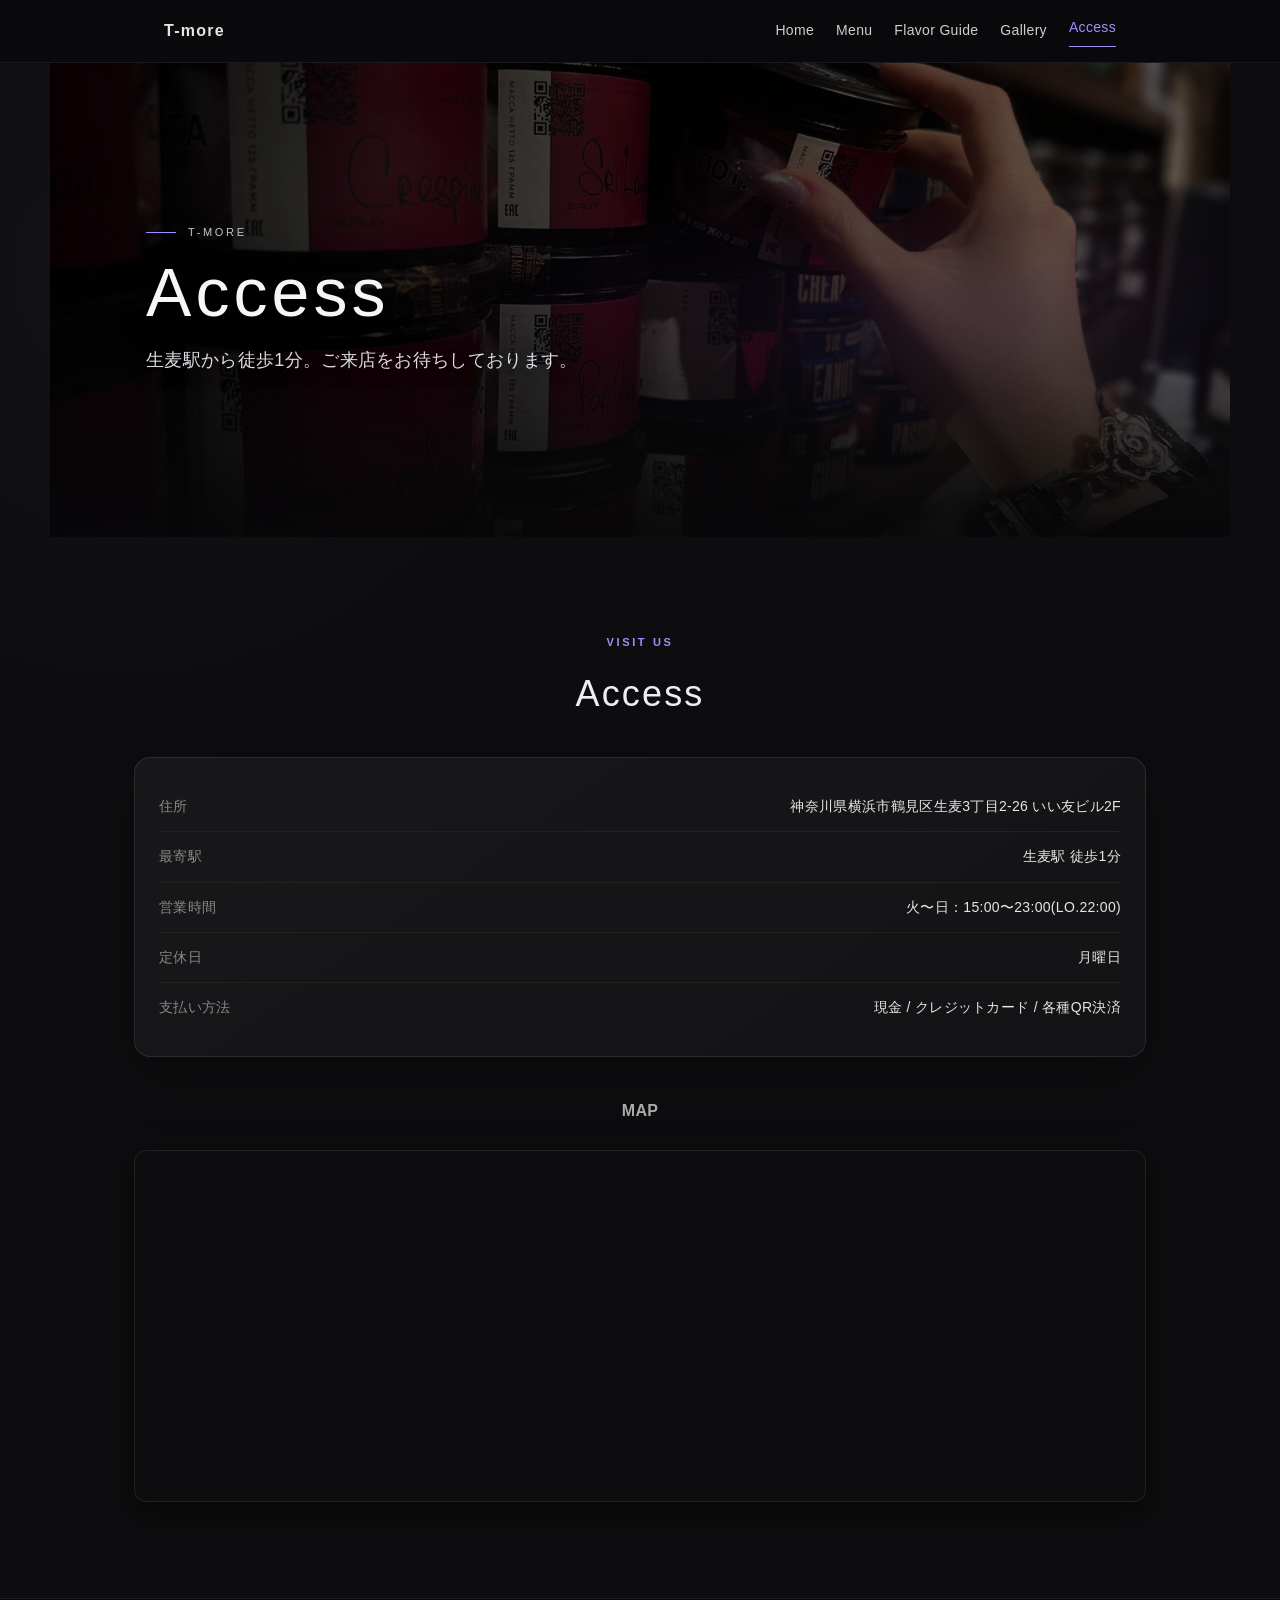
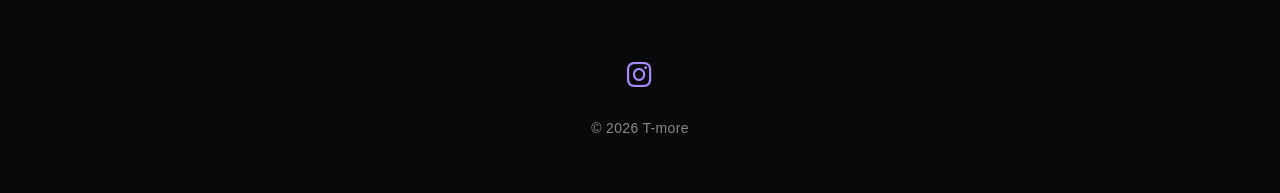
<file: access.html>
<!DOCTYPE html>
<html lang="ja">
<head>
    <meta charset="UTF-8">
    <meta name="viewport" content="width=device-width, initial-scale=1.0">
    <title>Access | T-more</title>
    <link rel="icon" type="image/png" href="images/favicon.png">
    <link rel="stylesheet" href="css/style.css?v=8">
    <link rel="stylesheet" href="https://cdnjs.cloudflare.com/ajax/libs/font-awesome/6.5.0/css/all.min.css">
</head>
<body>

    <header class="site-header">
        <div class="header-inner">
            <a class="logo" href="index.html">T-more</a>

            <button class="hamburger" id="hamburger" type="button" aria-label="メニューを開く" aria-controls="nav" aria-expanded="false">
                <span></span>
                <span></span>
                <span></span>
            </button>

            <nav class="nav" id="nav">
                <a href="index.html">Home</a>
                <a href="menu.html">Menu</a>
                <a href="flavor.html">Flavor Guide</a>
                <a href="gallery.html">Gallery</a>
                <a href="access.html" class="active" aria-current="page">Access</a>
            </nav>
        </div>
    </header>

    <section class="hero hero-access fade-in">
        <div class="hero-content">
            <p class="hero-eyebrow">T-more</p>
            <h1>Access</h1>
            <p class="hero-lead">生麦駅から徒歩1分。ご来店をお待ちしております。</p>
        </div>
    </section>

    <section class="access fade-in">
        <p class="section-kicker">Visit us</p>
        <h2>Access</h2>

        <div class="access-card">
            <div class="access-row">
                <span class="label">住所</span>
                <span class="value">神奈川県横浜市鶴見区生麦3丁目2-26 いい友ビル2F</span>
            </div>

            <div class="access-row">
                <span class="label">最寄駅</span>
                <span class="value">生麦駅 徒歩1分</span>
            </div>

            <div class="access-row">
                <span class="label">営業時間</span>
                <span class="value">
                    火〜日：15:00〜23:00(LO.22:00)<br>
                </span>
            </div>

            <div class="access-row">
                <span class="label">定休日</span>
                <span class="value">月曜日</span>
            </div>

            <div class="access-row">
                <span class="label">支払い方法</span>
                <span class="value">現金 / クレジットカード / 各種QR決済</span>
            </div>
        </div>

        <!-- Map -->
        <h3 class="map-title">MAP </h3>
            <div class="map">
                <iframe 
                    src="https://www.google.com/maps/embed?pb=!1m18!1m12!1m3!1d3248.3801083059047!2d139.66454737594!3d35.49487824018814!2m3!1f0!2f0!3f0!3m2!1i1024!2i768!4f13.1!3m3!1m2!1s0x60185df179eb6653%3A0x1316d6be0077395b!2sT-more!5e0!3m2!1sja!2sjp!4v1774954200056!5m2!1sja!2sjp" 
                    style="border:0;" 
                    allowfullscreen="" 
                    loading="lazy" 
                    referrerpolicy="no-referrer-when-downgrade">                
                </iframe>
            </div>
    </section>

    <footer>
        <div class="footer-inner">
            <a href="https://www.instagram.com/shisha.tmore/"
                target="_blank"
                rel="noopener noreferrer"
                class="sns-icon">
                <i class="fa-brands fa-instagram"></i>
            </a>
            <p>&copy; 2026 T-more</p>
        </div>
    </footer>

    <script src="js/script.js?v=7"></script>

</body>
</html>
</file>
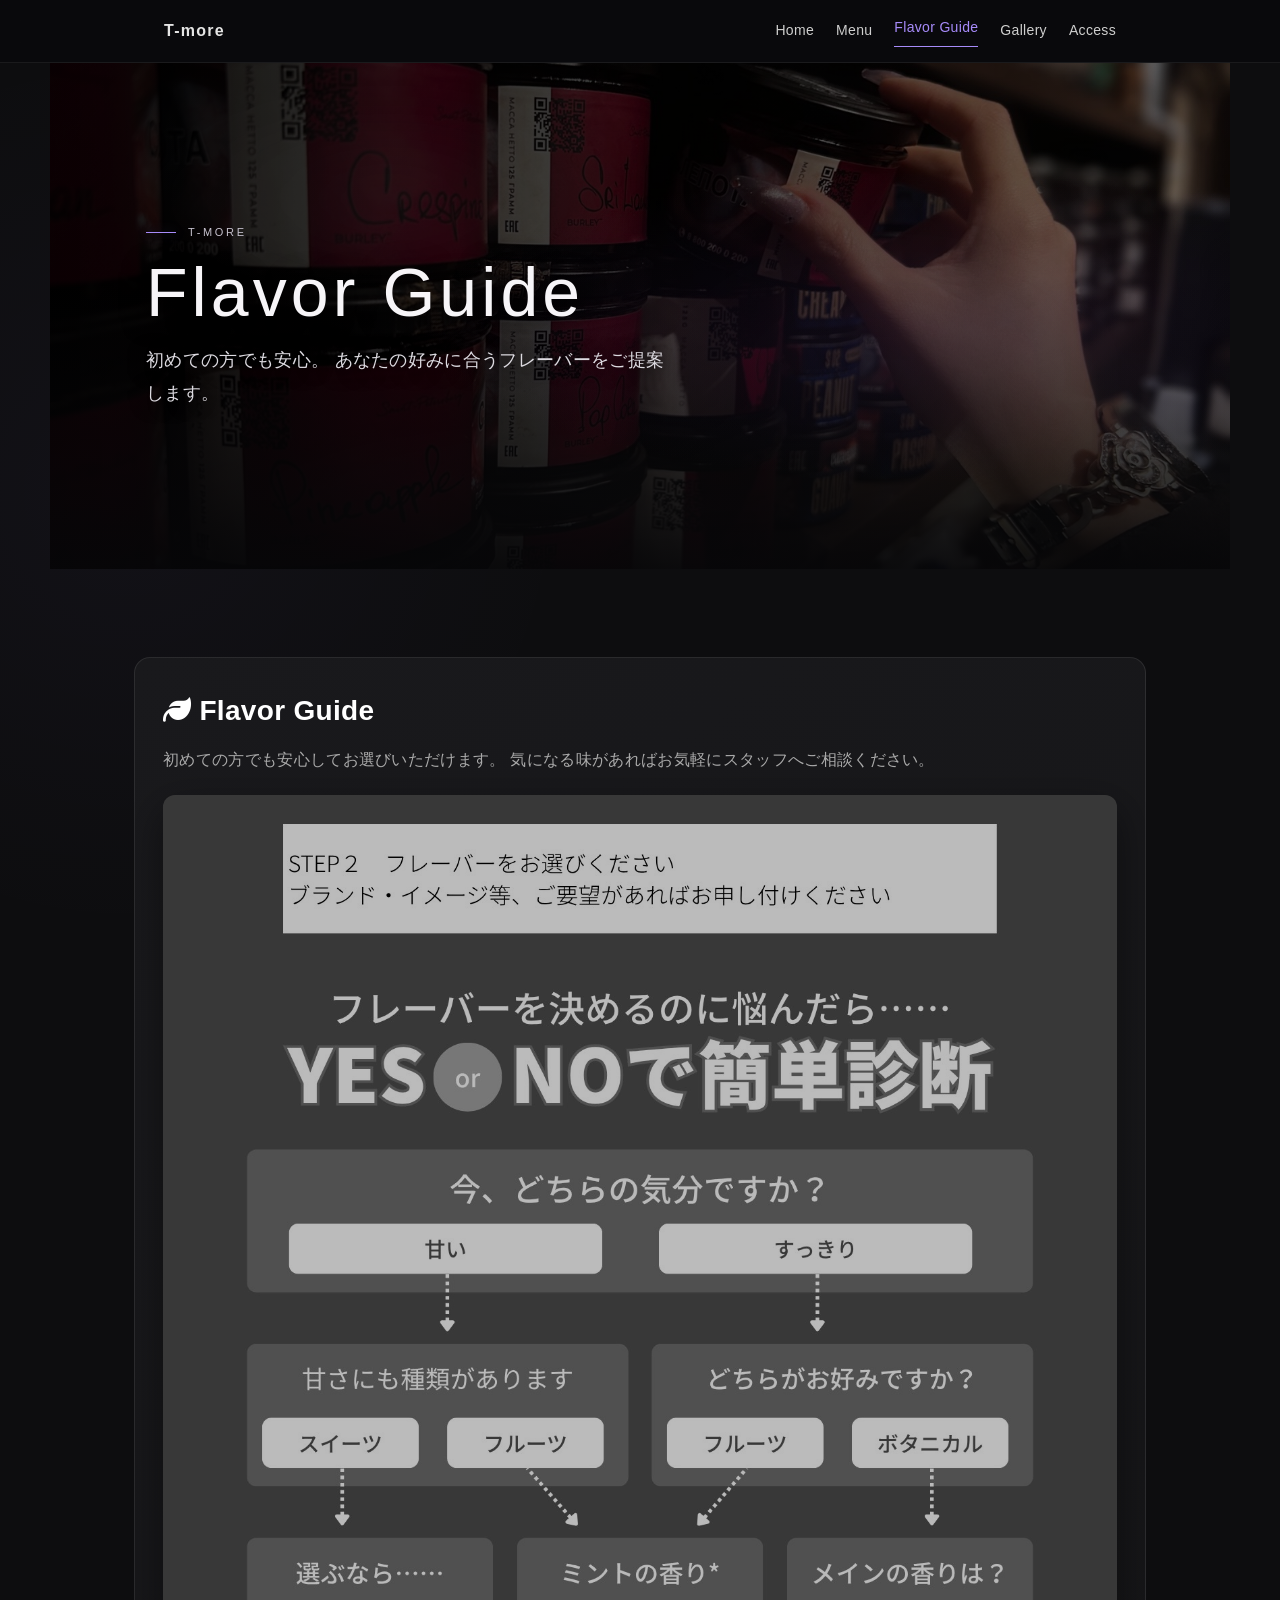
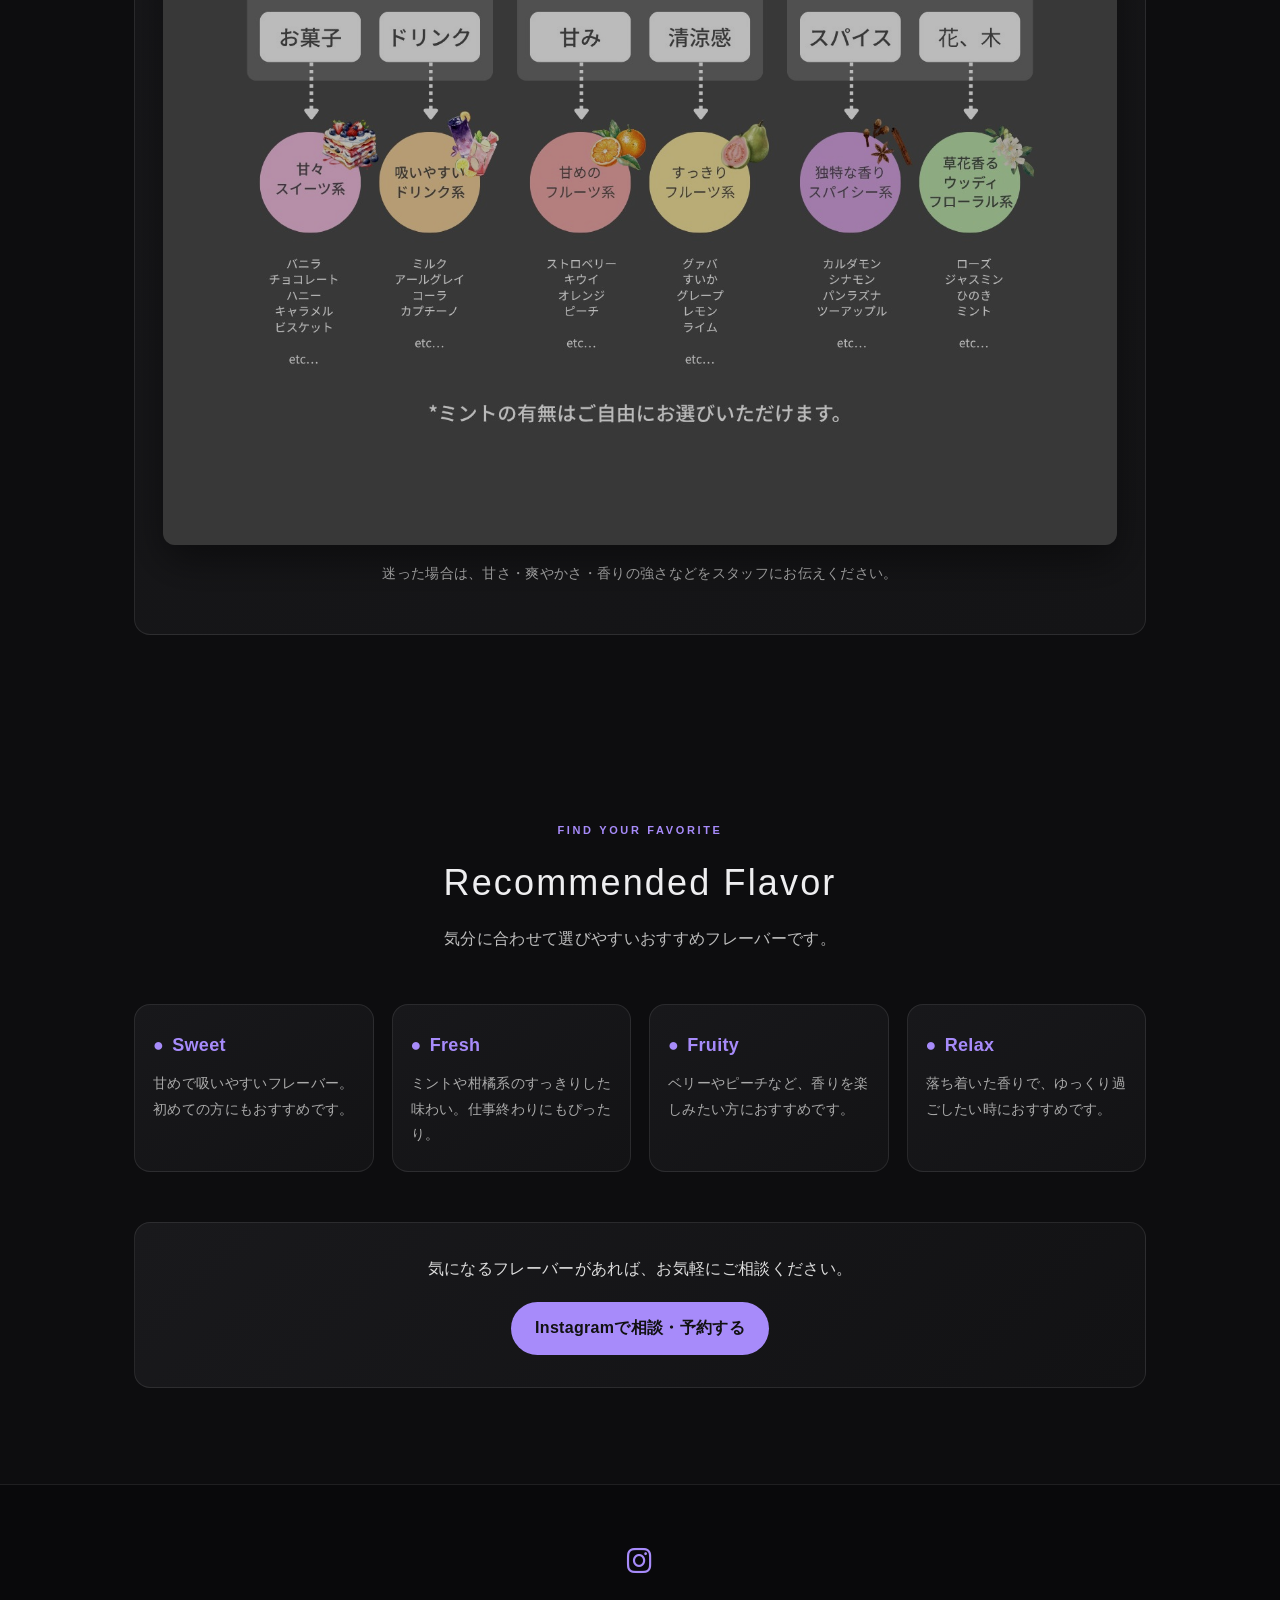
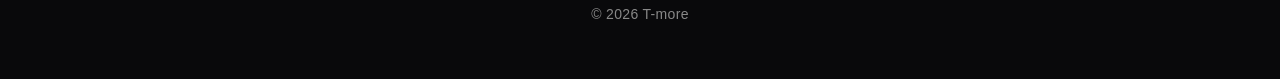
<file: flavor.html>
<!DOCTYPE html>
<html lang="ja">
<head>
    <meta charset="UTF-8">
    <meta name="viewport" content="width=device-width, initial-scale=1.0">
    <title>Flavor Guide | T-more</title>
    <link rel="icon" type="image/png" href="images/favicon.png">

    <link rel="stylesheet" href="css/style.css?v=8">

    <link rel="stylesheet" href="https://cdnjs.cloudflare.com/ajax/libs/font-awesome/6.5.0/css/all.min.css">
</head>

<body>

    <header class="site-header">
        <div class="header-inner">

            <a class="logo" href="index.html">T-more</a>

            <button class="hamburger" id="hamburger" type="button" aria-label="メニューを開く" aria-controls="nav" aria-expanded="false">
                <span></span>
                <span></span>
                <span></span>
            </button>

            <nav class="nav" id="nav">
                <a href="index.html">Home</a>
                <a href="menu.html">Menu</a>
                <a href="flavor.html" class="active" aria-current="page">Flavor Guide</a>
                <a href="gallery.html">Gallery</a>
                <a href="access.html">Access</a>
            </nav>

        </div>
    </header>

    <section class="hero hero-flavor fade-in">

        <div class="hero-content">

            <p class="hero-eyebrow">
                T-more
            </p>

            <h1>Flavor Guide</h1>

            <p class="hero-lead">
                初めての方でも安心。
                あなたの好みに合うフレーバーをご提案します。
            </p>

        </div>

    </section>

    <section class="menu fade-in">

        <div class="menu-section">

            <h3>
                <i class="fa-solid fa-leaf"></i>
                Flavor Guide
            </h3>

            <p>
                初めての方でも安心してお選びいただけます。
                気になる味があればお気軽にスタッフへご相談ください。
            </p>

            <img src="images/menu-flavor.jpg" alt="フレーバーガイド" loading="lazy">

            <p class="flavor-note">
            迷った場合は、甘さ・爽やかさ・香りの強さなどをスタッフにお伝えください。
            </p>
        </div>

    </section>

    <section class="flavor-recommend fade-in">
        <p class="section-kicker">Find your favorite</p>
        <h2>Recommended Flavor</h2>
        <p class="menu-description">
            気分に合わせて選びやすいおすすめフレーバーです。
        </p>

        <div class="flavor-grid">
            <article class="flavor-card">
            <h3>Sweet</h3>
            <p>甘めで吸いやすいフレーバー。初めての方にもおすすめです。</p>
            </article>

            <article class="flavor-card">
            <h3>Fresh</h3>
            <p>ミントや柑橘系のすっきりした味わい。仕事終わりにもぴったり。</p>
            </article>

            <article class="flavor-card">
            <h3>Fruity</h3>
            <p>ベリーやピーチなど、香りを楽しみたい方におすすめです。</p>
            </article>

            <article class="flavor-card">
            <h3>Relax</h3>
            <p>落ち着いた香りで、ゆっくり過ごしたい時におすすめです。</p>
            </article>
        </div>

        <div class="flavor-cta">
            <p>気になるフレーバーがあれば、お気軽にご相談ください。</p>
            <a href="https://www.instagram.com/shisha.tmore/"
                target="_blank"
                rel="noopener noreferrer">
                Instagramで相談・予約する
            </a>
        </div>
    </section>

    <footer>
        <div class="footer-inner">
            <a href="https://www.instagram.com/shisha.tmore/"
            target="_blank"
            rel="noopener noreferrer"
            class="sns-icon">
                <i class="fa-brands fa-instagram"></i>
            </a>

            <p>&copy; 2026 T-more</p>
        </div>
    </footer>

    <script src="js/script.js?v=7"></script>

</body>
</html>
</file>
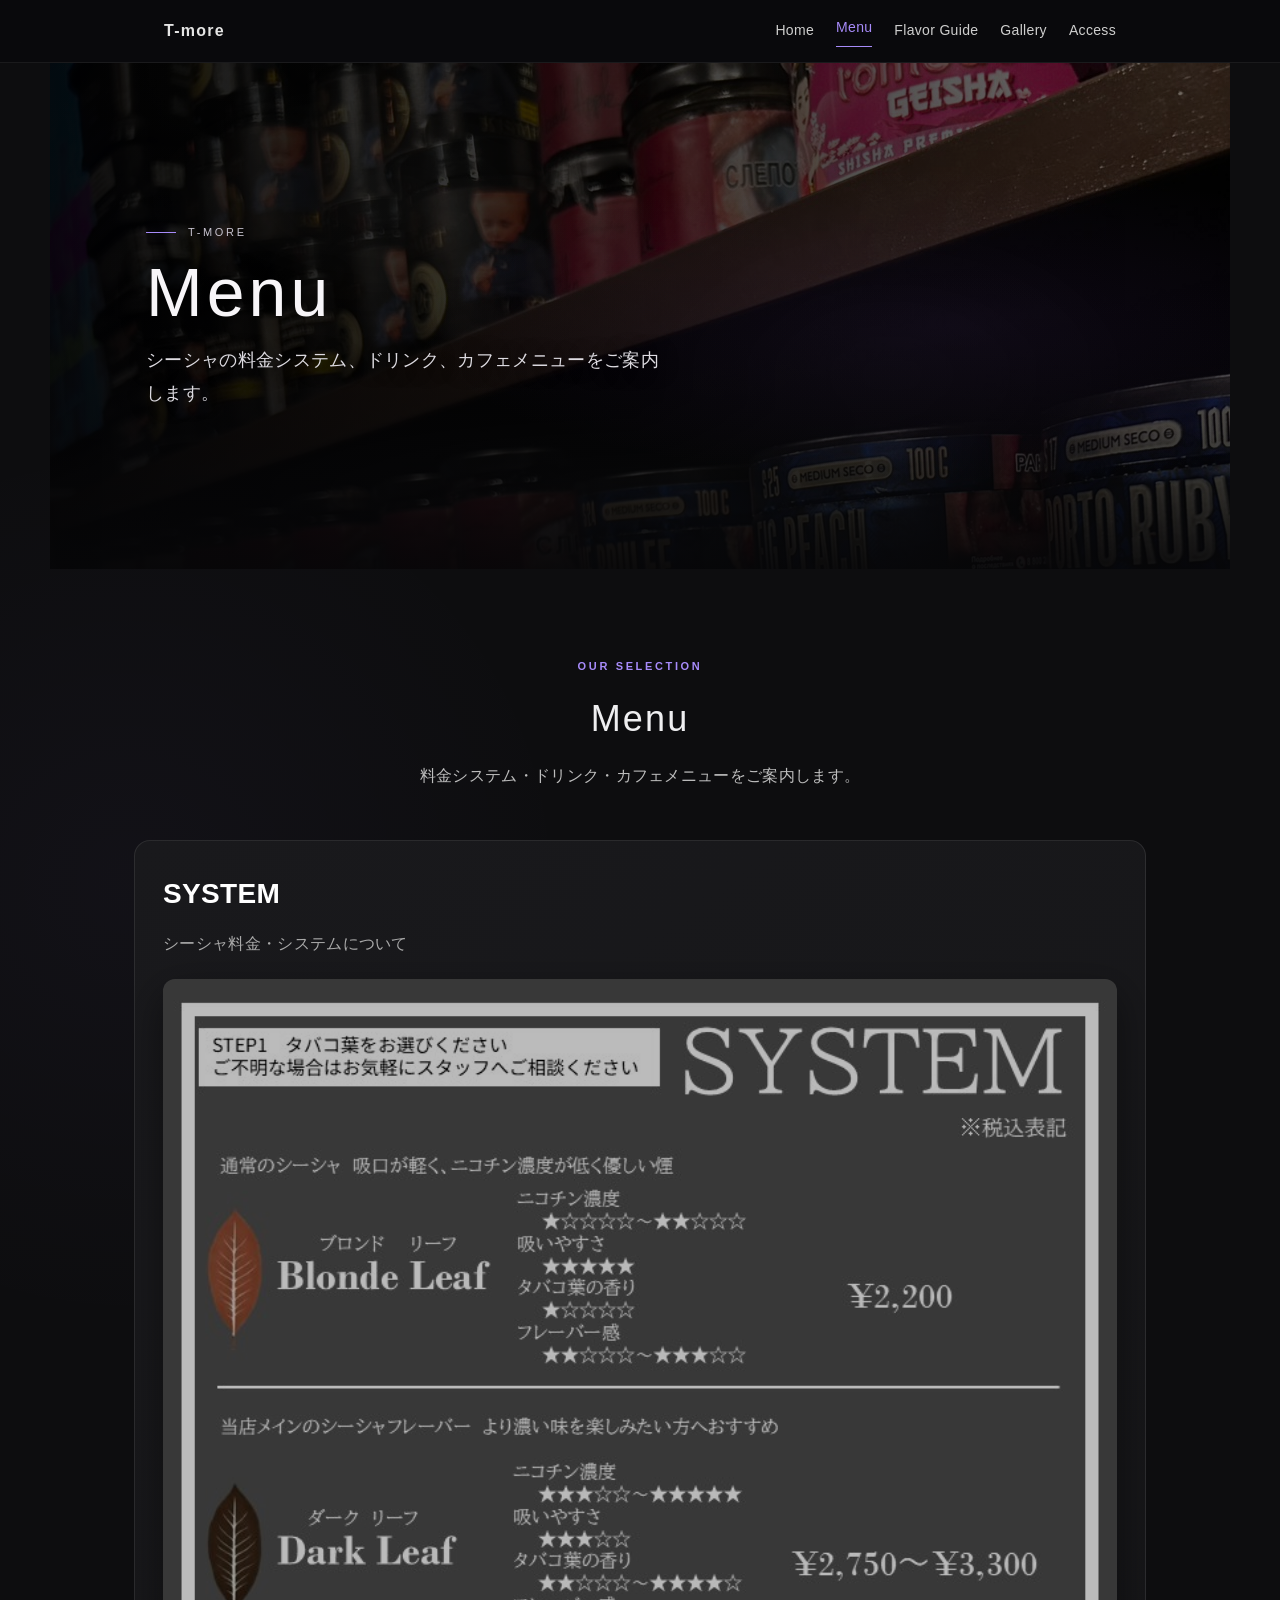
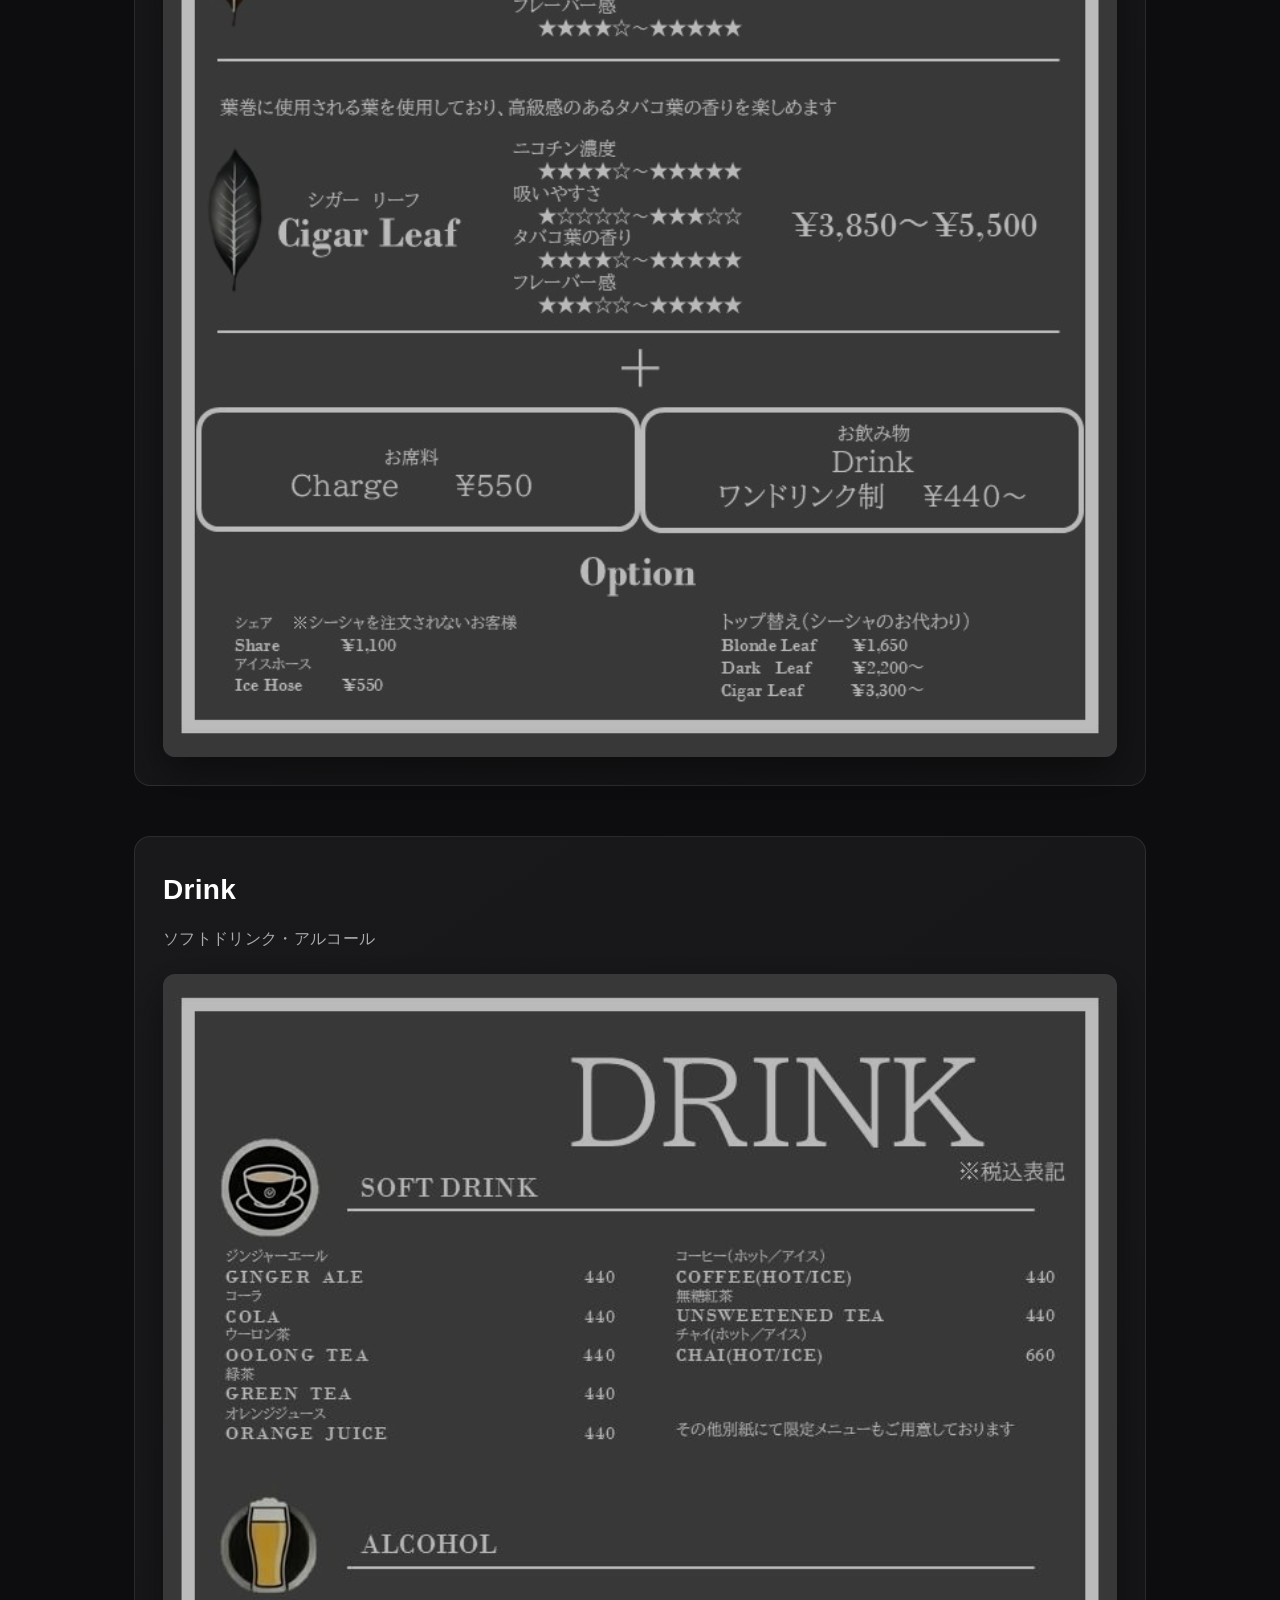
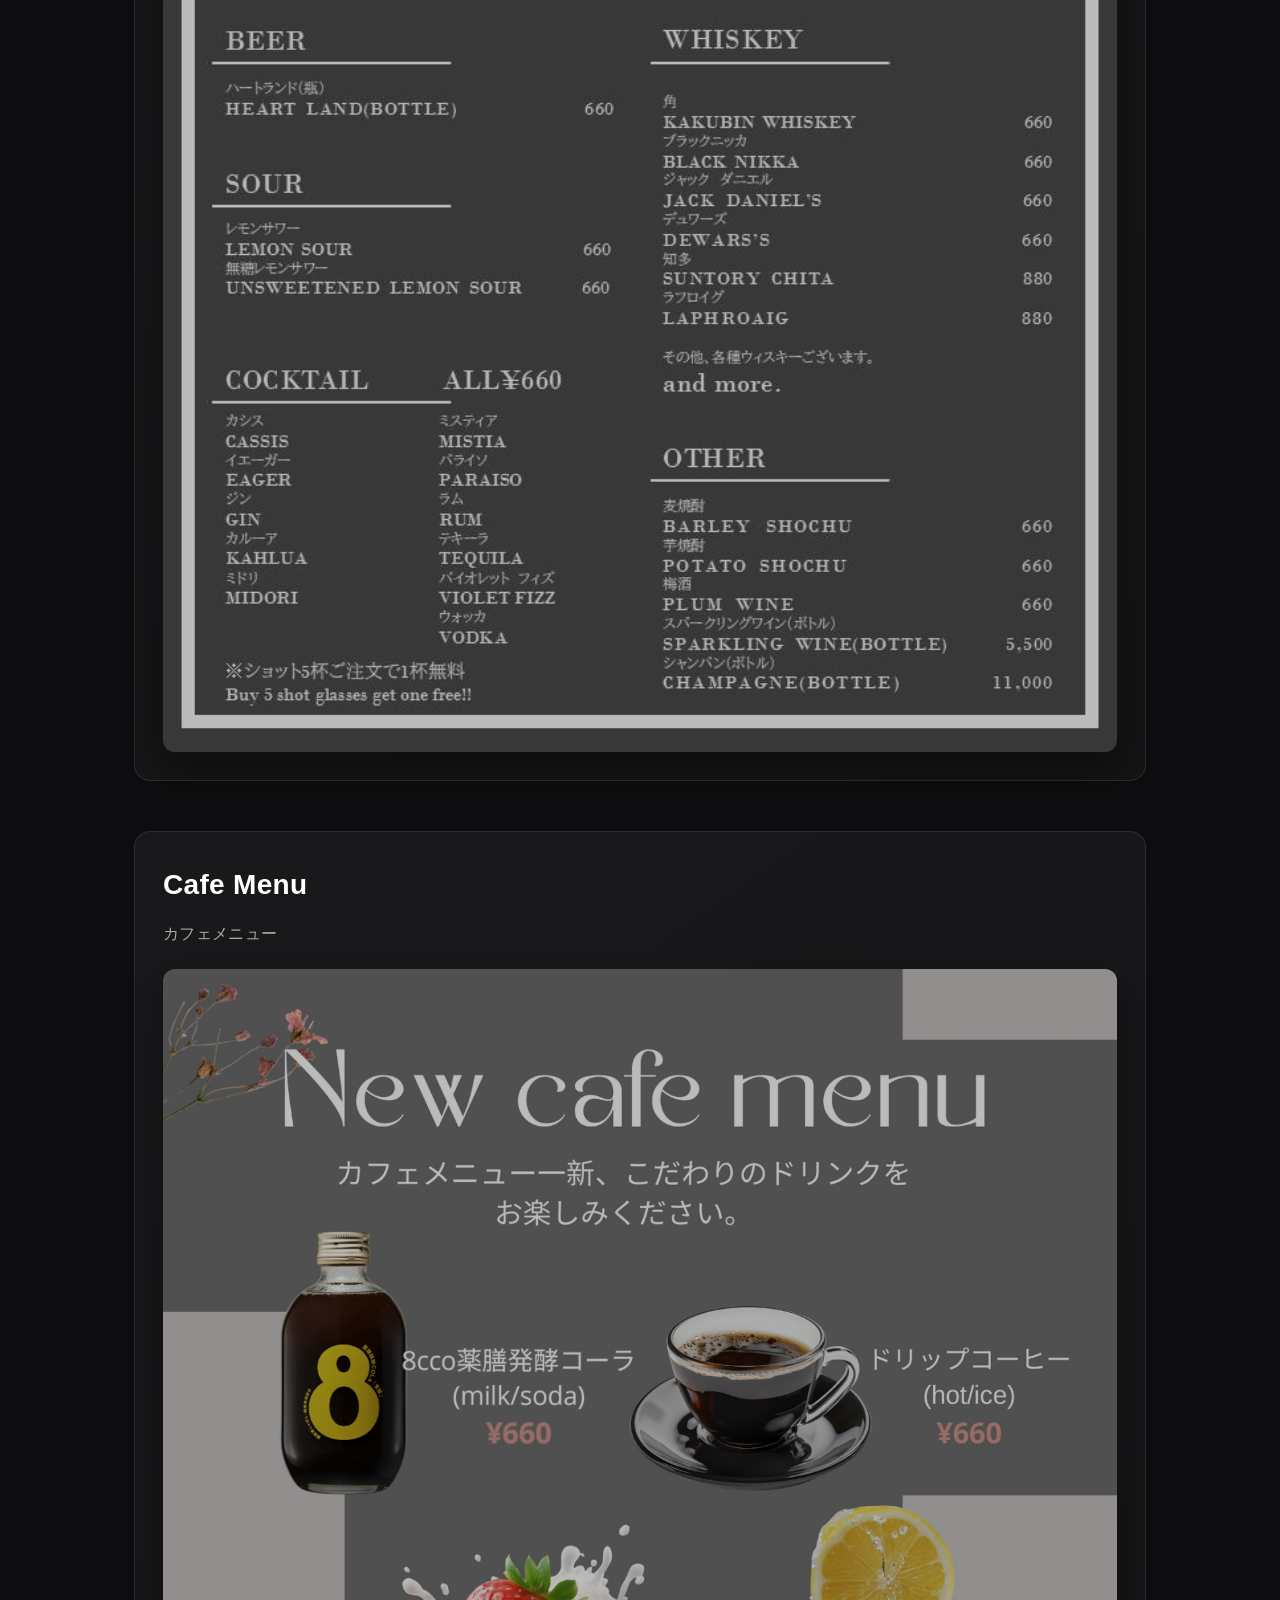
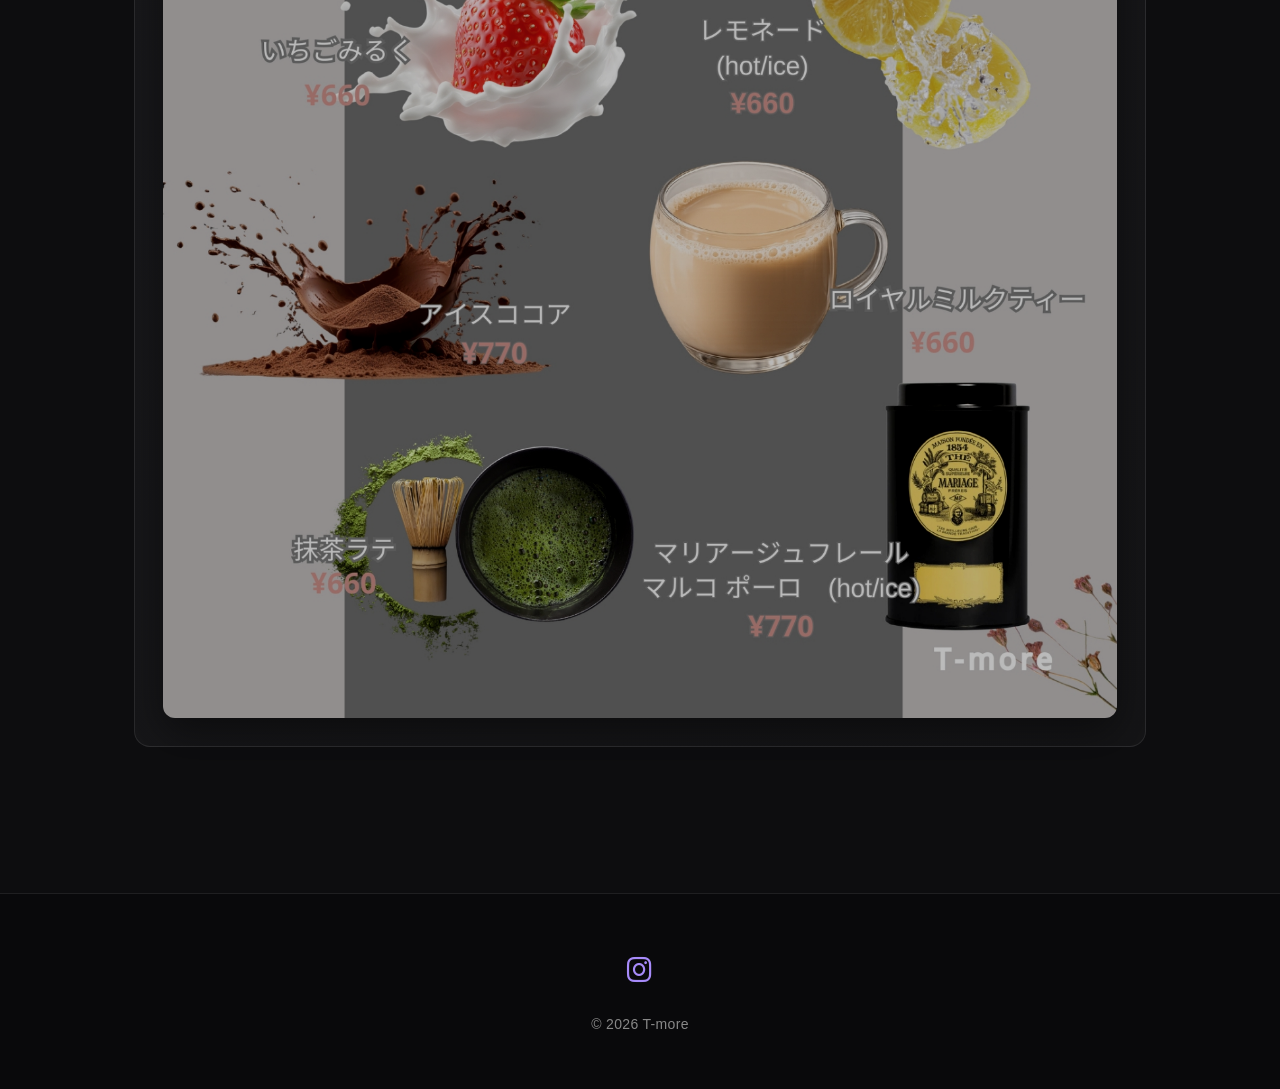
<file: menu.html>
<!DOCTYPE html>
<html lang="ja">
<head>
    <meta charset="UTF-8">
    <meta name="viewport" content="width=device-width, initial-scale=1.0">
    <title>Menu | T-more</title>
    <link rel="icon" type="image/png" href="images/favicon.png">
    <link rel="stylesheet" href="css/style.css?v=8">
    <link rel="stylesheet" href="https://cdnjs.cloudflare.com/ajax/libs/font-awesome/6.5.0/css/all.min.css">
</head>
<body>

    <header class="site-header">
        <div class="header-inner">
            <a class="logo" href="index.html">T-more</a>

            <button class="hamburger" id="hamburger" type="button" aria-label="メニューを開く" aria-controls="nav" aria-expanded="false">
                <span></span>
                <span></span>
                <span></span>
            </button>

            <nav class="nav" id="nav">
                <a href="index.html">Home</a>
                <a href="menu.html" class="active" aria-current="page">Menu</a>
                <a href="flavor.html">Flavor Guide</a>
                <a href="gallery.html">Gallery</a>
                <a href="access.html">Access</a>
            </nav>
        </div>
    </header>

    <section class="hero hero-menu fade-in">
        <div class="hero-content">
            <p class="hero-eyebrow">T-more</p>

            <h1>Menu</h1>

            <p class="hero-lead">
                シーシャの料金システム、ドリンク、カフェメニューをご案内します。
            </p>
        </div>
    </section>

    <section class="menu fade-in">

        <p class="section-kicker">Our selection</p>
        <h2>Menu</h2>
        <p class="menu-description">
            料金システム・ドリンク・カフェメニューをご案内します。
        </p>

        <div class="menu-section">

            <h3>SYSTEM</h3>
            <p>シーシャ料金・システムについて</p>

            <img src="images/menu-system.jpg" alt="シーシャ料金システム" loading="lazy">

        </div>

        <div class="menu-section">

            <h3>Drink</h3>
            <p>ソフトドリンク・アルコール</p>

            <img src="images/menu-drink.jpg" alt="ドリンクメニュー" loading="lazy">

        </div>

        <div class="menu-section">

            <h3>Cafe Menu</h3>
            <p>カフェメニュー</p>

            <img src="images/menu-cafe.jpg" alt="カフェメニュー" loading="lazy">

        </div>

    </section>

    <footer>
        <div class="footer-inner">
            <a href="https://www.instagram.com/shisha.tmore/"
            target="_blank"
            rel="noopener noreferrer"
            class="sns-icon">
                <i class="fa-brands fa-instagram"></i>
            </a>

            <p>&copy; 2026 T-more</p>
        </div>
    </footer>

    <script src="js/script.js?v=7"></script>
</body>
</html>
</file>
<file: css/style.css>
/* ===== Base ===== */
* {
    margin: 0;
    padding: 0;
    box-sizing: border-box;
}

:root {
    --color-bg: #0d0d0f;
    --color-surface: #17171a;
    --color-surface-soft: #131316;
    --color-line: rgba(255, 255, 255, 0.09);
    --color-text: #eeeef0;
    --color-muted: #a4a2aa;
    --color-accent: #a78bfa;
}

body {
    font-family: "Helvetica Neue", "Hiragino Kaku Gothic ProN", "Yu Gothic", Arial, sans-serif;
    background:
        radial-gradient(circle at 10% 15%, rgba(167, 139, 250, 0.035), transparent 28rem),
        var(--color-bg);
    color: var(--color-text);
    line-height: 1.8;
    letter-spacing: 0.02em;
    overflow-x: hidden;
}

button,
a {
    -webkit-tap-highlight-color: transparent;
}

button:focus-visible,
a:focus-visible {
    outline: 2px solid #a78bfa;
    outline-offset: 4px;
}

html,
body {
    width: 100%;
    overflow-x: hidden;
}

h1, h2 {
    font-weight: 500;
    letter-spacing: 0.06em;
}

section {
    padding: 96px 24px;
    max-width: 1060px;
    margin: 0 auto;
}

section > h2 {
    text-align: center;
    font-size: clamp(28px, 4vw, 36px);
}

.section-lead {
    max-width: 640px;
    margin: 14px auto 0;
    color: var(--color-muted);
    text-align: center;
}

.section-kicker {
    margin-bottom: 10px;
    color: var(--color-accent);
    font-size: 11px;
    font-weight: 600;
    letter-spacing: 0.24em;
    text-transform: uppercase;
}

/* ===== Hero ===== */

.hero{
    min-height: clamp(560px, 75vh, 760px);
    display: flex;
    align-items: center;
    justify-content: center;
    max-width: 1180px;
    padding: 160px 32px;
    background:
        linear-gradient(90deg, rgba(0,0,0,0.9) 0%, rgba(0,0,0,0.58) 48%, rgba(0,0,0,0.34) 100%),
        url("../images/hero.jpg");
    background-size: cover;
    background-position: center;
    position: relative;
    overflow: hidden;
    box-shadow: inset 0 -100px 100px -90px rgba(0, 0, 0, 0.92);
}

.hero::before{
    content: "";
    position: absolute;
    inset: -40px;
    background:
        radial-gradient(closest-side at 30% 30%, rgba(255,255,255,0.06), rgba(0,0,0,0) 70%),
        radial-gradient(closest-side at 70% 60%, rgba(255,255,255,0.04), rgba(0,0,0,0) 72%),
        radial-gradient(closest-side at 50% 80%, rgba(255,255,255,0.03), rgba(0,0,0,0) 75%);
    filter: blur(18px);
    opacity: 0.7;
    pointer-events: none;
}

.hero::after {
    content: "";
    position: absolute;
    inset: 0;
    background:
        radial-gradient(ellipse at 76% 52%, rgba(91, 52, 142, 0.13), transparent 42%),
        linear-gradient(180deg, rgba(0,0,0,0.18) 42%, rgba(7,7,9,0.84) 100%);
    pointer-events: none;
}

.hero-content{
    position: relative;
    z-index: 2;
    width: min(1000px, 100%);
    text-align: left; /* バーは左寄せが締まる */
    padding: 0 6px;
}

.hero-eyebrow{
    display: flex;
    align-items: center;
    gap: 12px;
    color: #c6c2ce;
    letter-spacing: 0.24em;
    font-size: 11px;
    text-transform: uppercase;
    margin-bottom: 14px;
}

.hero-eyebrow::before {
    content: "";
    width: 30px;
    height: 1px;
    background: var(--color-accent);
    box-shadow: 0 0 12px rgba(167, 139, 250, 0.35);
}

.hero-content h1{
    font-size: clamp(46px, 6vw, 68px);
    line-height: 1.05;
    margin-bottom: 16px;
    letter-spacing: 0.06em;
    color: #f7f5f8;
    text-shadow: 0 3px 28px rgba(0, 0, 0, 0.92);
}

.hero-lead{
    max-width: 520px;
    font-size: 18px;
    color: #dddbe1;
    text-shadow: 0 2px 20px rgba(0, 0, 0, 0.96);
}

.hero-menu {
    background:
        linear-gradient(90deg, rgba(0,0,0,.92), rgba(0,0,0,.46)),
        url("../images/shisha.jpg");
}

.hero-menu,
.hero-flavor,
.hero-gallery,
.hero-access {
    min-height: clamp(400px, 52vh, 580px);
}

.hero-gallery {
    background:
        linear-gradient(90deg, rgba(0,0,0,.93), rgba(0,0,0,.48)),
        url("../images/counter.jpg");
    background-size: cover;
    background-position: center;
}

.hero-access {
    background:
        linear-gradient(90deg, rgba(0,0,0,.93), rgba(0,0,0,.48)),
        url("../images/hero.jpg");
    background-size: cover;
    background-position: center;
}

.price-badge{
    display: inline-block;
    margin-top: 22px;
    padding: 10px 14px;
    border: 1px solid rgba(167,139,250,0.35);
    background: rgba(0,0,0,0.35);
    border-radius: 10px;
    color: #eaeaea;
    letter-spacing: 0.5px;

  /* ネオンっぽい光 */
    box-shadow: 0 0 18px rgba(167,139,250,0.18), 0 0 38px rgba(167,139,250,0.10);
}

/* ===== Concept ===== */
.concept {
    max-width: 760px;
    padding-top: 88px;
    padding-bottom: 64px;
    text-align: center;
}

.concept > p:last-child {
    margin-top: 20px;
    color: #c7c5ca;
    font-size: clamp(16px, 2vw, 19px);
    line-height: 2;
}

/* ===== Menu ===== */
.menu {
    padding-top: 88px;
}

.menu > .section-kicker,
.flavor-recommend > .section-kicker,
.access > .section-kicker {
    text-align: center;
}

.menu-description{
    text-align:center;
    color:#bdbdbd;
    margin-top:10px;
    margin-bottom:50px;
}

.menu-section{
    background:linear-gradient(145deg, #19191c, #141416);

    border:1px solid var(--color-line);

    border-radius:16px;

    padding:28px;

    margin-bottom:50px;

    transition:transform .3s ease, border-color .3s ease, box-shadow .3s ease;

}

.menu-section img{

    border-radius:16px;

    transition:.4s;

    box-shadow:
        0 15px 40px rgba(0,0,0,.45);
    filter: brightness(0.72) contrast(1.06) saturate(0.86);

}

.menu-section img:hover{

    transform:scale(1.015);
    filter: brightness(0.88) contrast(1.04) saturate(0.94);

}

.menu-section:hover{
    transform:translateY(-3px);
    border-color: rgba(167, 139, 250, 0.22);
    box-shadow:0 20px 50px rgba(0,0,0,.32);

}

.menu-section h3{

    font-size:28px;

    margin-bottom:10px;

    color:#fff;

}

.menu-section p{

    color:#aaa;

    margin-bottom:20px;

}

.menu-section img{

    width:100%;

    border-radius:12px;

    display:block;

}

/* ===== Gallery ===== */
.gallery-grid {
    display: grid;
    grid-template-columns: repeat(3, 1fr);
    gap: 16px;
    margin-top: 30px;
}

.gallery-card {
    appearance: none;
    position: relative;
    min-width: 0;
    padding: 0;
    overflow: hidden;
    background: var(--color-surface);
    border: 1px solid var(--color-line);
    border-radius: 14px;
    cursor: zoom-in;
    box-shadow: 0 14px 36px rgba(0, 0, 0, 0.2);
}

.gallery-grid img {
    width: 100%;
    height: 250px;
    object-fit: cover;
    display: block;
    transition: transform 0.55s cubic-bezier(.2,.7,.2,1), filter 0.4s ease;
    filter: brightness(0.66) contrast(1.07) saturate(0.82);
}

.gallery-preview img {
    height: 280px;
}

.gallery-card:hover img {
    transform: scale(1.035);
    filter: brightness(0.84) contrast(1.05) saturate(0.94);
}

.gallery-card-shaded::after {
    content: "";
    position: absolute;
    inset: 0;
    z-index: 1;
    background:
        linear-gradient(135deg, rgba(31, 12, 48, 0.12), transparent 46%),
        linear-gradient(180deg, rgba(0,0,0,0.16) 32%, rgba(0,0,0,0.76) 100%);
    opacity: 0.88;
    pointer-events: none;
    transition: opacity 0.35s ease;
}

.gallery-card-shaded:hover::after {
    opacity: 0.56;
}

.gallery-card-label {
    position: absolute;
    left: 18px;
    bottom: 14px;
    z-index: 2;
    color: #f4f2f7;
    font-size: 11px;
    font-weight: 600;
    letter-spacing: 0.18em;
    text-transform: uppercase;
    pointer-events: none;
}

.section-actions {
    margin-top: 32px;
    text-align: center;
}

.button-link {
    display: inline-block;
    min-width: 154px;
    padding: 12px 26px;
    color: #111;
    background: var(--color-accent);
    border-radius: 999px;
    text-decoration: none;
    font-weight: 700;
    box-shadow: 0 10px 28px rgba(167, 139, 250, 0.13);
    transition: transform 0.25s, background-color 0.25s, box-shadow 0.25s;
}

.button-link:hover {
    background: #bca8ff;
    transform: translateY(-2px);
    box-shadow: 0 13px 34px rgba(167, 139, 250, 0.2);
}

.gallery-page {
    max-width: 1100px;
    padding-top: 110px;
}

.gallery-intro {
    max-width: 760px;
    margin: 0 auto;
    text-align: center;
}

.gallery-chapter {
    margin-top: 104px;
}

.gallery-chapter-heading {
    position: relative;
    max-width: 660px;
    padding-left: 24px;
    border-left: 1px solid rgba(167, 139, 250, 0.52);
}

.gallery-chapter-heading .section-kicker {
    margin-bottom: 3px;
}

.gallery-chapter-heading h3 {
    color: #f4f3f5;
    font-size: clamp(28px, 4vw, 40px);
    font-weight: 500;
    letter-spacing: 0.06em;
}

.gallery-chapter-heading > p:last-child {
    margin-top: 4px;
    color: var(--color-muted);
}

.gallery-grid-full {
    grid-template-columns: repeat(3, minmax(0, 1fr));
    grid-auto-rows: 250px;
    grid-auto-flow: dense;
    margin-top: 34px;
}

.gallery-grid-full .gallery-card,
.gallery-grid-full img {
    width: 100%;
    height: 100%;
}

.gallery-card-wide {
    grid-column: span 2;
}

.gallery-card-tall {
    grid-row: span 2;
}

.gallery-grid-inside {
    grid-template-columns: repeat(4, minmax(0, 1fr));
    grid-auto-rows: 300px;
}

.gallery-focus-hands {
    object-position: 50% 72%;
}

.gallery-focus-work {
    object-position: 52% 78%;
}

.gallery-card-atmosphere img {
    object-position: 62% center;
    filter: brightness(0.48) contrast(1.09) saturate(0.68);
}

.gallery-card-atmosphere:hover img {
    filter: brightness(0.7) contrast(1.06) saturate(0.84);
}

.gallery-video {
    display: grid;
    grid-template-columns: minmax(260px, 340px) minmax(0, 1fr);
    align-items: center;
    gap: clamp(28px, 6vw, 72px);
    max-width: 900px;
    margin: 34px auto 0;
    padding: clamp(20px, 4vw, 38px);
    background: linear-gradient(145deg, #19191c, #121214);
    border: 1px solid var(--color-line);
    border-radius: 20px;
    box-shadow: 0 26px 70px rgba(0, 0, 0, 0.28);
}

.video-frame {
    position: relative;
    overflow: hidden;
    width: 100%;
    max-width: 340px;
    margin: 0 auto;
    aspect-ratio: 9 / 16;
    background: #090909;
    border-radius: 15px;
    box-shadow: 0 18px 44px rgba(0, 0, 0, 0.38);
}

.video-frame video {
    display: block;
    width: 100%;
    height: 100%;
    object-fit: contain;
    filter: brightness(0.72) contrast(1.07) saturate(0.82);
    transition: filter 0.35s ease;
}

.video-frame:hover video,
.video-frame:focus-within video {
    filter: brightness(0.86) contrast(1.05) saturate(0.9);
}

.gallery-video figcaption {
    color: var(--color-accent);
    font-size: clamp(24px, 4vw, 36px);
    font-weight: 600;
    letter-spacing: 1px;
}

.gallery-video figcaption span,
.gallery-video figcaption small {
    display: block;
}

.gallery-video figcaption small {
    margin-top: 12px;
    color: var(--color-muted);
    font-size: 13px;
    font-weight: 400;
    letter-spacing: 0.04em;
}

.gallery-modal {
    position: fixed;
    inset: 0;
    z-index: 2000;
    display: grid;
    place-items: center;
    padding: 70px 24px 24px;
    background: rgba(5, 5, 7, 0.95);
    backdrop-filter: blur(8px);
    cursor: zoom-out;
}

.gallery-modal[hidden] {
    display: none;
}

.modal-image {
    display: block;
    max-width: min(1200px, 94vw);
    max-height: calc(100vh - 100px);
    object-fit: contain;
    border-radius: 8px;
    box-shadow: 0 20px 70px rgba(0, 0, 0, 0.65);
    filter: brightness(0.82) contrast(1.06) saturate(0.88);
    cursor: default;
}

.modal-close {
    position: absolute;
    top: 18px;
    right: 24px;
    width: 44px;
    height: 44px;
    color: #fff;
    background: rgba(255, 255, 255, 0.08);
    border: 1px solid rgba(255, 255, 255, 0.22);
    border-radius: 50%;
    font-size: 32px;
    line-height: 1;
    cursor: pointer;
}

/* ===== Access ===== */
.access {
    text-align: center;
}

.access-card {
    margin-top: 30px;
    background: linear-gradient(145deg, #18181b, #131315);
    border: 1px solid var(--color-line);
    border-radius: 16px;
    padding: 24px;
    box-shadow: 0 20px 54px rgba(0, 0, 0, 0.22);
}

.access-row {
    display: flex;
    justify-content: space-between;
    align-items: flex-start;
    padding: 12px 0;
    border-bottom: 1px solid #222;
    text-align:  left;
}

.access-row:last-child {
    border-bottom: none;
}

.label {
    color: #888;
    font-size: 14px;
    width: 120px;
    flex-shrink: 0;
}

.value {
    color: #e5e5e5;
    font-size: 14px;
}

.indent {
    display: inline-block;
    margin-left: 2em;
}

.map {
    margin-top: 24px;
    border-radius: 12px;
    overflow: hidden;
    border: 1px solid var(--color-line);
    box-shadow: 0 10px 30px rgba(0, 0, 0, 0.5);
}

.map-title {
    margin-top: 40px;
    font-size: 16px;
    color: #aaa;
}

.map iframe {
    width: 100%;
    height: 350px;
    display: block;
    border: none;
}

/* ===== Flavor ===== */
.flavor-recommend {
    padding-top: 40px;
}

.flavor-grid {
    display: grid;
    grid-template-columns: repeat(4, 1fr);
    gap: 18px;
    margin-top: 30px;
}

.flavor-card {
    background: linear-gradient(145deg, #18181b, #131315);
    border: 1px solid var(--color-line);
    border-radius: 16px;
    padding: 24px 18px;
    text-align: left;
    transition: transform 0.3s ease, border-color 0.3s ease, box-shadow 0.3s ease;
}

.flavor-card:hover {
    transform: translateY(-3px);
    border-color: rgba(167, 139, 250, 0.22);
    box-shadow: 0 18px 40px rgba(0,0,0,.35);
}

.flavor-card h3 {
    color: var(--color-accent);
    font-size: 18px;
    margin-bottom: 10px;
}

.flavor-card h3::before {
    content: "●";
    color: var(--color-accent);
    margin-right: 8px;
}

.flavor-card p {
    color: #aaa;
    font-size: 14px;
}

.flavor-note {
    margin-top: 16px;
    color: #aaa;
    font-size: 14px;
    text-align: center;
}

.flavor-cta {
    margin-top: 50px;
    padding: 32px 20px;
    text-align: center;
    background: linear-gradient(135deg, #19191c, #121214);
    border: 1px solid var(--color-line);
    border-radius: 16px;
}

.flavor-cta p {
    color: #ddd;
    margin-bottom: 18px;
}

.flavor-cta a {
    display: inline-block;
    padding: 12px 24px;
    color: #111;
    background: var(--color-accent);
    border-radius: 999px;
    text-decoration: none;
    font-weight: 700;
}

.hero-flavor {
    background:
        linear-gradient(90deg, rgba(0,0,0,.92), rgba(0,0,0,.46)),
        url("../images/hero.jpg");
    background-size: cover;
    background-position: center;
}

/* ===== Footer ===== */
footer {
    background: #09090b;
    padding: 52px 20px;
    text-align: center;
    border-top: 1px solid var(--color-line);
}

.footer-inner {
    display: flex;
    flex-direction: column;
    align-items: center;
    gap: 15px;
}

.sns-icon {
    font-size: 28px;
    color: var(--color-accent);
    transition: 0.3s;
}

.sns-icon:hover {
    transform: scale(1.1);
    opacity: 0.8;
}

footer p {
    font-size: 14px;
    color: #888;
}

.site-header{
    position: sticky;
    top: 0;
    z-index: 100;
    background: rgba(10,10,12,0.86);
    backdrop-filter: blur(12px);
    border-bottom: 1px solid rgba(255,255,255,0.07);
}

.header-inner{
    max-width: 1000px;
    margin: 0 auto;
    min-height: 62px;
    padding: 14px 24px;
    display: flex;
    align-items: center;
    justify-content: space-between;
}

.logo{
    color: #e5e5e5;
    text-decoration: none;
    letter-spacing: 0.08em;
    font-weight: 600;
}

.nav {
    display: flex;
    align-items: center;
}

.nav a{
    color: #cfcfcf;
    text-decoration: none;
    margin-left: 22px;
    font-size: 14px;
    transition: 0.2s;
}

.nav a:hover{
    color: #a78bfa;
}

.nav a.active {
    color: var(--color-accent);
    border-bottom: 1px solid var(--color-accent);
    padding-bottom: 5px;
}

.fade-in {
    opacity: 0;
    transform: translateY(22px);
    transition: opacity 0.9s ease, transform 0.9s cubic-bezier(.2,.7,.2,1);
}

.fade-in.show {
    opacity: 1;
    transform: translateY(0);
}

.hamburger {
    display: none;
    width: 32px;
    height: 24px;
    background: none;
    border: none;
    cursor: pointer;
    padding: 0;
}

.hamburger span {
    display: block;
    height: 2px;
    background: #e5e5e5;
    margin: 6px 0;
    transition: 0.3s;
}

.hamburger.active span:nth-child(1) {
    transform: rotate(45deg) translate(5px, 5px);
}

.hamburger.active span:nth-child(2) {
    opacity: 0;
}

.hamburger.active span:nth-child(3) {
    transform: rotate(-45deg) translate(7px, -6px);
}

html.no-scroll,
body.no-scroll {
    overflow: hidden;
    height: 100%;
}

/* ===== Responsive ===== */
@media (max-width: 768px) {
    section {
        padding: 72px 20px;
    }

    .hero {
        min-height: 62svh;
        padding: 96px 24px;
        background-position: 56% center;
    }

    .hero-menu,
    .hero-flavor,
    .hero-gallery,
    .hero-access {
        min-height: 44svh;
    }

    .hero-content h1 {
        font-size: clamp(36px, 11vw, 48px);
    }

    .hero-lead {
        max-width: 92%;
        font-size: 16px;
    }

    .hero-gallery,
    .hero-access {
        background-position: center;
    }

    .gallery-page {
        padding-top: 82px;
    }

    .gallery-chapter {
        margin-top: 76px;
    }

    .gallery-chapter-heading {
        padding-left: 18px;
    }

    .menu-section{
        padding:18px;
    }

    .menu {
        padding-top: 68px;
    }

    .menu-section h3{
        font-size:22px;
    }

    .menu-description{
        margin-bottom:35px;
    }

    .flavor-grid {
        grid-template-columns: 1fr;
    }

    .flavor-card {
        padding: 20px;
    }

    .gallery-preview {
        grid-template-columns: 1fr;
    }

    .gallery-card:hover img {
        transform: none;
    }

    .gallery-grid-full {
        grid-template-columns: repeat(2, minmax(0, 1fr));
        grid-auto-rows: 210px;
        gap: 10px;
    }

    .gallery-grid-inside {
        grid-template-columns: repeat(2, minmax(0, 1fr));
        grid-auto-rows: 230px;
    }

    .gallery-card-wide {
        grid-column: span 2;
    }

    .gallery-video {
        grid-template-columns: 1fr;
        max-width: 440px;
        margin-top: 30px;
        padding: 18px;
    }

    .gallery-video figcaption {
        padding: 4px 4px 8px;
        text-align: center;
    }

    .gallery-video figcaption small {
        margin-top: 8px;
    }

    .access-row {
        flex-direction: column;
        gap: 6px;
    }

    .hamburger {
        display: block;
        z-index: 1000;
    }

    .hamburger span {
        display: block;
        height: 2px;
        background: #e5e5e5;
        margin: 6px 0;
        transition: 0.3s;
    }

    .nav {
        position: fixed;
        top: 0;
        right: 0;
        width: min(70vw, 280px);
        height: 100vh;
        height: 100dvh;
        background: rgba(13, 13, 16, 0.98);
        box-shadow: -24px 0 60px rgba(0, 0, 0, 0.44);
        display: flex;
        flex-direction: column;
        justify-content: center;
        align-items: center;
        gap: 32px;
        transition: transform 0.3s ease;
        transform: translateX(100%);
        z-index: 999;
    }

    .nav.show {
        transform: translateX(0);
    }

    .nav a {
        margin: 0;
        font-size: 18px;
    }
}

@media (max-width: 480px) {
    section {
        padding-right: 18px;
        padding-left: 18px;
    }

    .hero {
        min-height: 66svh;
        padding-right: 22px;
        padding-left: 22px;
    }

    .hero-menu,
    .hero-flavor,
    .hero-gallery,
    .hero-access {
        min-height: 48svh;
    }

    .section-lead {
        font-size: 14px;
    }

    .desktop-break {
        display: none;
    }

    .gallery-grid-full {
        grid-template-columns: 1fr;
        grid-auto-rows: 270px;
        gap: 12px;
    }

    .gallery-grid-inside {
        grid-template-columns: 1fr;
        grid-auto-rows: 260px;
    }

    .gallery-card-wide {
        grid-column: span 1;
    }

    .gallery-card-tall {
        grid-row: span 1;
    }

    .gallery-card-label {
        left: 16px;
        bottom: 12px;
    }

    .gallery-video {
        padding: 14px;
    }

    .video-frame {
        max-height: 72svh;
        margin: 0 auto;
    }

    .access-card {
        padding: 18px;
    }

    .modal-image {
        max-width: 100%;
        max-height: calc(100dvh - 100px);
    }
}

@media (prefers-reduced-motion: reduce) {
    *,
    *::before,
    *::after {
        scroll-behavior: auto !important;
        transition-duration: 0.01ms !important;
    }

    .fade-in {
        opacity: 1;
        transform: none;
    }
}
</file>
